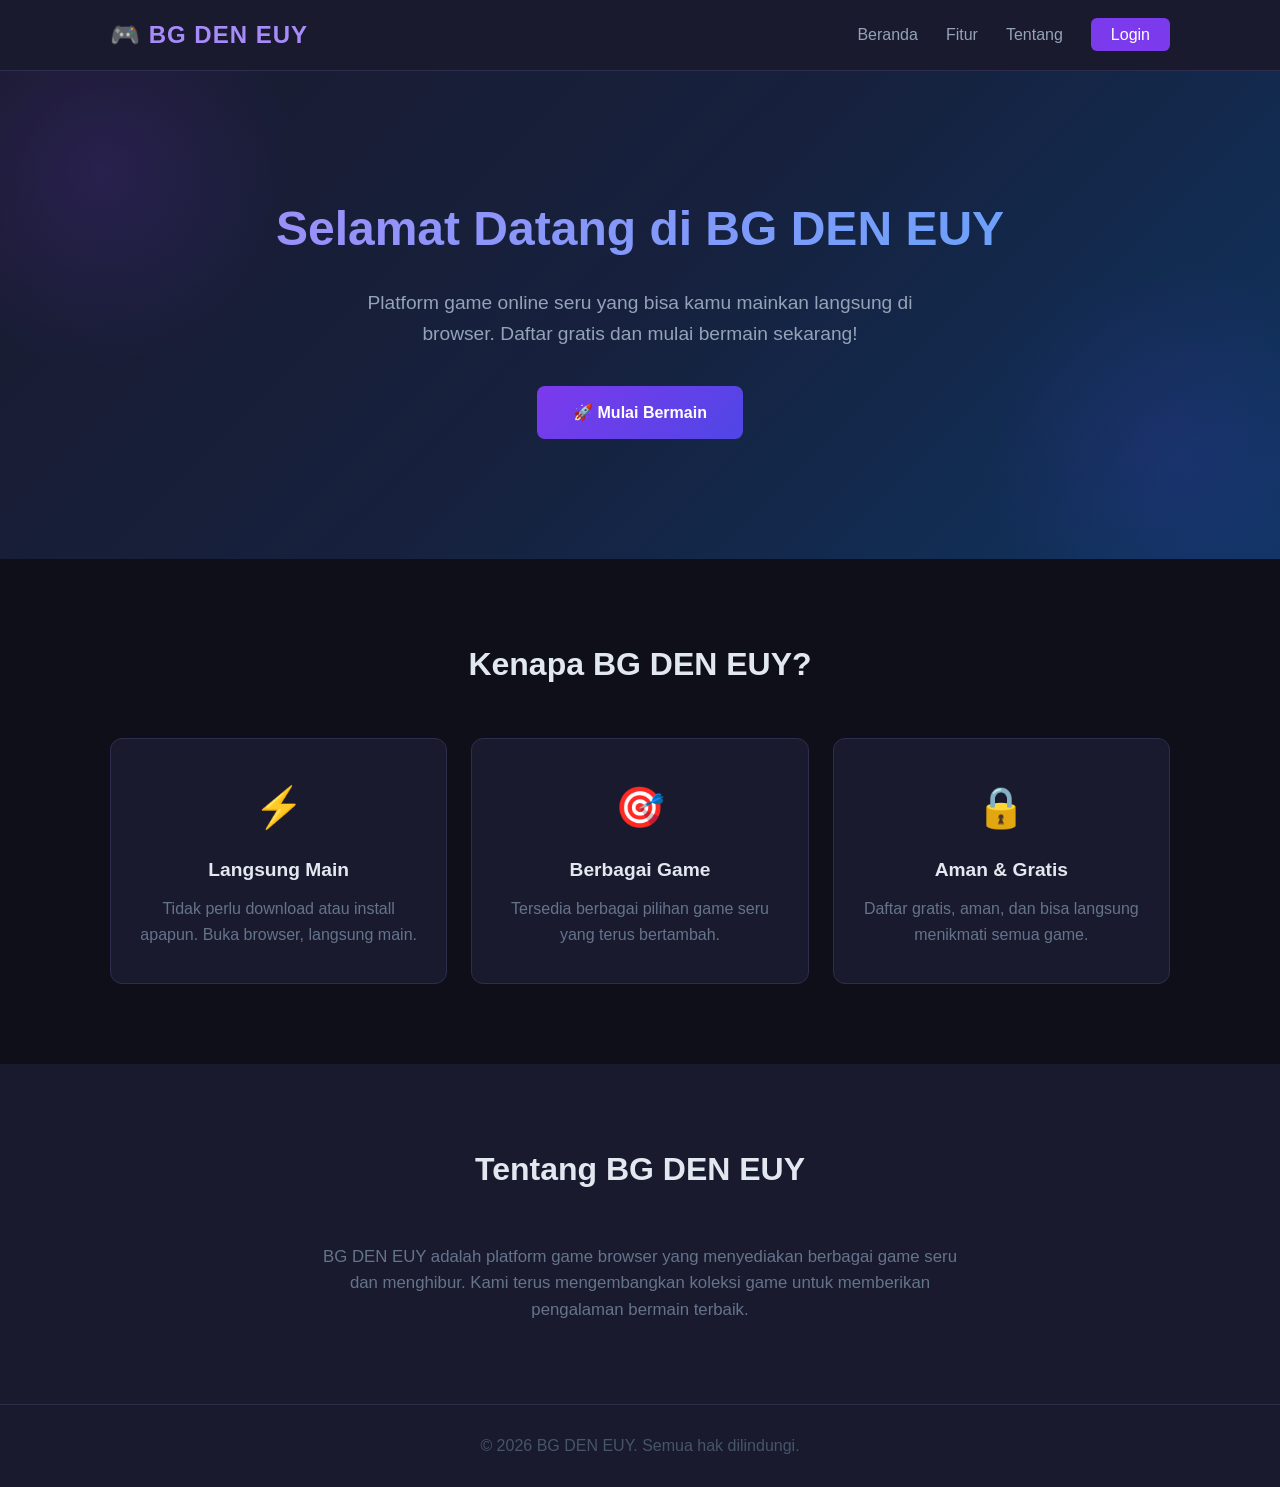
<file: templates/index.html>
<!DOCTYPE html>
<html lang="id">
<head>
    <meta charset="UTF-8">
    <meta name="viewport" content="width=device-width, initial-scale=1.0">
    <title>BG DEN EUY - Main Game Online</title>
    <link rel="stylesheet" href="/static/style.css">
</head>
<body>
    <nav class="navbar">
        <div class="container">
            <div class="logo">🎮 BG DEN EUY</div>
            <ul class="nav-links">
                <li><a href="/">Beranda</a></li>
                <li><a href="#fitur">Fitur</a></li>
                <li><a href="#tentang">Tentang</a></li>
                <li><a href="/login" class="btn-nav">Login</a></li>
            </ul>
        </div>
    </nav>

    <section class="hero">
        <div class="container">
            <h1>Selamat Datang di BG DEN EUY</h1>
            <p>Platform game online seru yang bisa kamu mainkan langsung di browser. Daftar gratis dan mulai bermain sekarang!</p>
            <a href="/login" class="btn-primary">🚀 Mulai Bermain</a>
        </div>
    </section>

    <section class="fitur" id="fitur">
        <div class="container">
            <h2>Kenapa BG DEN EUY?</h2>
            <div class="card-grid">
                <div class="card">
                    <div class="card-icon">⚡</div>
                    <h3>Langsung Main</h3>
                    <p>Tidak perlu download atau install apapun. Buka browser, langsung main.</p>
                </div>
                <div class="card">
                    <div class="card-icon">🎯</div>
                    <h3>Berbagai Game</h3>
                    <p>Tersedia berbagai pilihan game seru yang terus bertambah.</p>
                </div>
                <div class="card">
                    <div class="card-icon">🔒</div>
                    <h3>Aman & Gratis</h3>
                    <p>Daftar gratis, aman, dan bisa langsung menikmati semua game.</p>
                </div>
            </div>
        </div>
    </section>

    <section class="tentang" id="tentang">
        <div class="container">
            <h2>Tentang BG DEN EUY</h2>
            <p>BG DEN EUY adalah platform game browser yang menyediakan berbagai game seru dan menghibur. Kami terus mengembangkan koleksi game untuk memberikan pengalaman bermain terbaik.</p>
        </div>
    </section>

    <footer class="footer">
        <div class="container">
            <p>&copy; 2026 BG DEN EUY. Semua hak dilindungi.</p>
        </div>
    </footer>
</body>
</html>
</file>
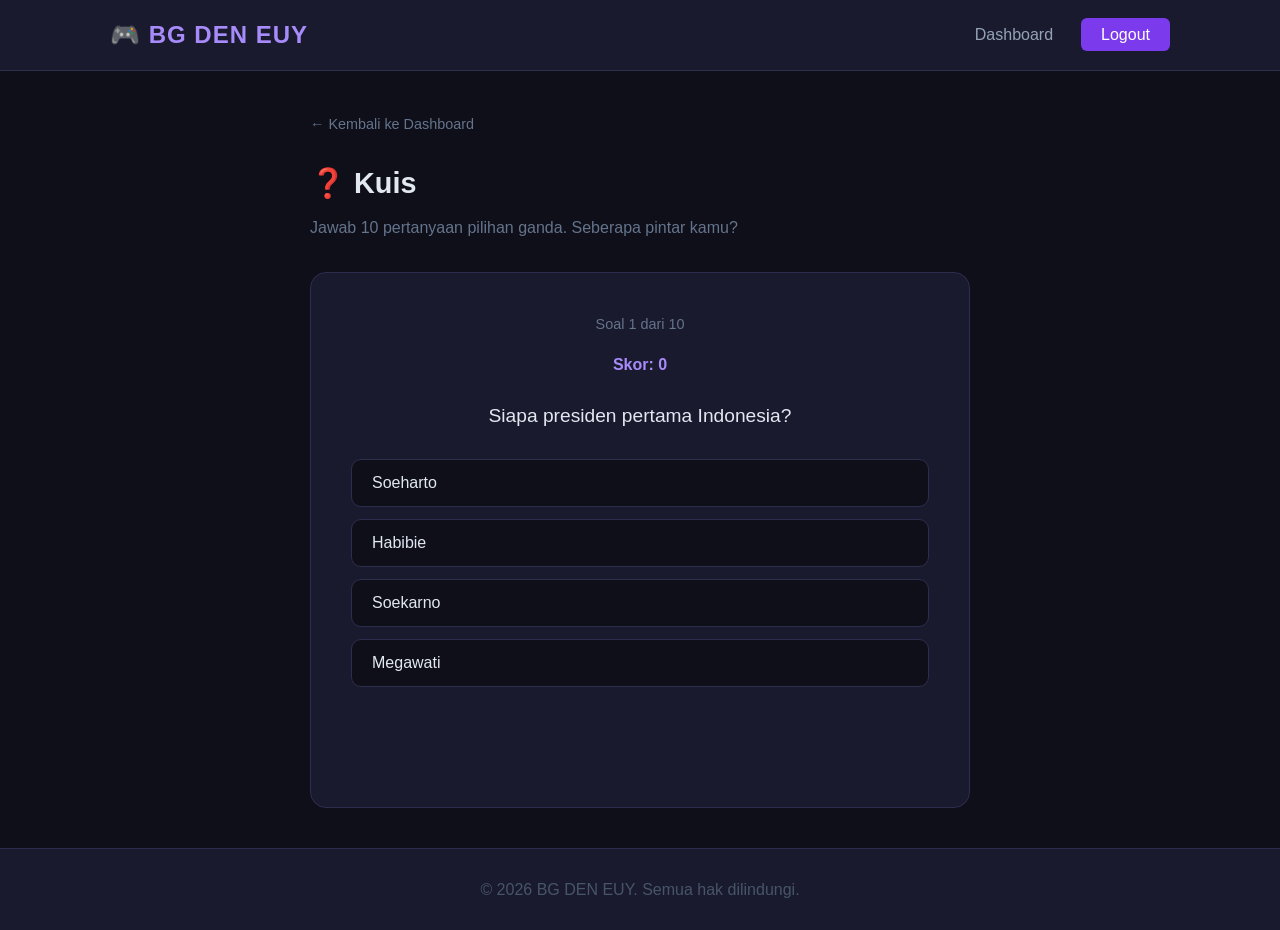
<file: templates/game_kuis.html>
<!DOCTYPE html>
<html lang="id">
<head>
    <meta charset="UTF-8">
    <meta name="viewport" content="width=device-width, initial-scale=1.0">
    <title>Kuis - BG DEN EUY</title>
    <link rel="stylesheet" href="/static/style.css">
</head>
<body>
    <nav class="navbar">
        <div class="container">
            <div class="logo">🎮 BG DEN EUY</div>
            <ul class="nav-links">
                <li><a href="/dashboard">Dashboard</a></li>
                <li><a href="/logout" class="btn-nav">Logout</a></li>
            </ul>
        </div>
    </nav>

    <div class="game-page">
        <div class="game-container">
            <a href="/dashboard" class="back-link">← Kembali ke Dashboard</a>
            <h1 class="game-title">❓ Kuis</h1>
            <p class="game-subtitle">Jawab 10 pertanyaan pilihan ganda. Seberapa pintar kamu?</p>

            <div class="game-box">
                <div id="quiz-area">
                    <div class="quiz-progress" id="progress">Soal 1 dari 10</div>
                    <div class="game-score">Skor: <span id="quizScore">0</span></div>
                    <div class="quiz-question" id="question"></div>
                    <div class="quiz-options" id="options"></div>
                    <div class="game-message" id="quizMessage"></div>
                </div>

                <div id="result-area" style="display:none; text-align:center;">
                    <div style="font-size:3rem; margin-bottom:16px;" id="resultEmoji"></div>
                    <div class="game-message" id="finalMessage"></div>
                    <div style="color:#64748b; margin-bottom:24px;" id="finalScore"></div>
                    <button class="btn-game" onclick="restartQuiz()">🔄 Main Lagi</button>
                    <a href="/dashboard" class="btn-game btn-game-outline">Kembali</a>
                </div>
            </div>
        </div>
    </div>

    <footer class="footer">
        <div class="container">
            <p>&copy; 2026 BG DEN EUY. Semua hak dilindungi.</p>
        </div>
    </footer>

    <script>
        const allQuestions = [
            { q: "Apa ibu kota Indonesia?", options: ["Surabaya", "Bandung", "Jakarta", "Medan"], answer: 2 },
            { q: "Berapa hasil dari 7 × 8?", options: ["54", "56", "58", "64"], answer: 1 },
            { q: "Planet terbesar di tata surya adalah?", options: ["Saturnus", "Neptunus", "Uranus", "Jupiter"], answer: 3 },
            { q: "Siapa penemu bola lampu?", options: ["Nikola Tesla", "Thomas Edison", "Albert Einstein", "Isaac Newton"], answer: 1 },
            { q: "Bahasa pemrograman apa yang digunakan untuk membuat web server ini?", options: ["Python", "Java", "Go", "Rust"], answer: 2 },
            { q: "Berapa jumlah provinsi di Indonesia (2024)?", options: ["34", "36", "37", "38"], answer: 3 },
            { q: "Apa nama gunung tertinggi di dunia?", options: ["K2", "Everest", "Kilimanjaro", "Elbrus"], answer: 1 },
            { q: "HTML adalah singkatan dari?", options: ["Hyper Text Markup Language", "High Tech Modern Language", "Hyper Transfer Markup Link", "Home Tool Markup Language"], answer: 0 },
            { q: "Berapa sisi yang dimiliki segitiga?", options: ["2", "3", "4", "5"], answer: 1 },
            { q: "Apa warna bendera Indonesia?", options: ["Merah Putih Biru", "Merah Putih", "Merah Kuning", "Putih Merah Hijau"], answer: 1 },
            { q: "Siapa presiden pertama Indonesia?", options: ["Soeharto", "Habibie", "Soekarno", "Megawati"], answer: 2 },
            { q: "Berapa byte dalam 1 kilobyte?", options: ["100", "512", "1000", "1024"], answer: 3 },
        ];

        let questions = [], current = 0, score = 0, answered = false;

        function shuffle(arr) {
            return [...arr].sort(() => Math.random() - 0.5);
        }

        function startQuiz() {
            questions = shuffle(allQuestions).slice(0, 10);
            current = 0; score = 0; answered = false;
            document.getElementById('quizScore').textContent = 0;
            document.getElementById('quiz-area').style.display = 'block';
            document.getElementById('result-area').style.display = 'none';
            showQuestion();
        }

        function showQuestion() {
            answered = false;
            const q = questions[current];
            document.getElementById('progress').textContent = `Soal ${current + 1} dari ${questions.length}`;
            document.getElementById('question').textContent = q.q;
            document.getElementById('quizMessage').textContent = '';

            const optionsEl = document.getElementById('options');
            optionsEl.innerHTML = '';
            q.options.forEach((opt, i) => {
                const btn = document.createElement('button');
                btn.className = 'quiz-option';
                btn.textContent = opt;
                btn.onclick = () => selectAnswer(i, btn);
                optionsEl.appendChild(btn);
            });
        }

        function selectAnswer(index, btn) {
            if (answered) return;
            answered = true;

            const q = questions[current];
            const allBtns = document.querySelectorAll('.quiz-option');
            allBtns.forEach(b => b.disabled = true);

            if (index === q.answer) {
                btn.classList.add('correct');
                score++;
                document.getElementById('quizScore').textContent = score;
                document.getElementById('quizMessage').textContent = '✅ Benar!';
            } else {
                btn.classList.add('wrong');
                allBtns[q.answer].classList.add('correct');
                document.getElementById('quizMessage').textContent = '❌ Salah!';
            }

            setTimeout(() => {
                current++;
                if (current < questions.length) {
                    showQuestion();
                } else {
                    showResult();
                }
            }, 1200);
        }

        function showResult() {
            document.getElementById('quiz-area').style.display = 'none';
            document.getElementById('result-area').style.display = 'block';

            const pct = (score / questions.length) * 100;
            let emoji = '😢', msg = 'Jangan menyerah, coba lagi!';
            if (pct >= 90) { emoji = '🏆'; msg = 'Luar biasa! Kamu jenius!'; }
            else if (pct >= 70) { emoji = '🎉'; msg = 'Bagus sekali! Hampir sempurna!'; }
            else if (pct >= 50) { emoji = '👍'; msg = 'Lumayan! Masih bisa lebih baik.'; }

            document.getElementById('resultEmoji').textContent = emoji;
            document.getElementById('finalMessage').textContent = msg;
            document.getElementById('finalScore').textContent = `Skor kamu: ${score} / ${questions.length} (${pct}%)`;
        }

        function restartQuiz() {
            startQuiz();
        }

        // Mulai otomatis
        startQuiz();
    </script>
</body>
</html>
</file>
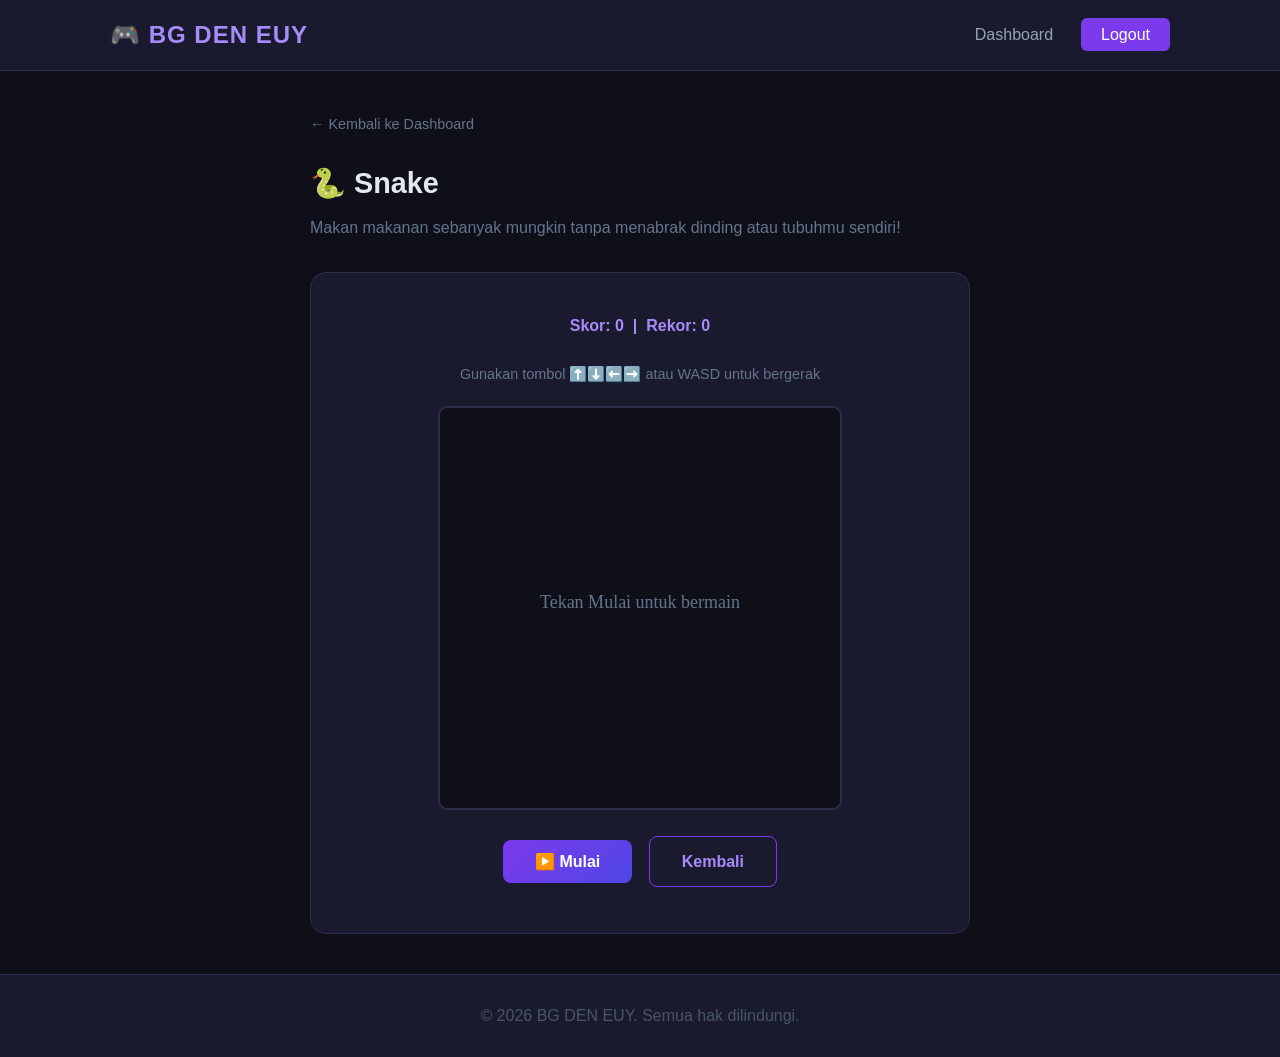
<file: templates/game_snake.html>
<!DOCTYPE html>
<html lang="id">
<head>
    <meta charset="UTF-8">
    <meta name="viewport" content="width=device-width, initial-scale=1.0">
    <title>Snake - BG DEN EUY</title>
    <link rel="stylesheet" href="/static/style.css">
</head>
<body>
    <nav class="navbar">
        <div class="container">
            <div class="logo">🎮 BG DEN EUY</div>
            <ul class="nav-links">
                <li><a href="/dashboard">Dashboard</a></li>
                <li><a href="/logout" class="btn-nav">Logout</a></li>
            </ul>
        </div>
    </nav>

    <div class="game-page">
        <div class="game-container">
            <a href="/dashboard" class="back-link">← Kembali ke Dashboard</a>
            <h1 class="game-title">🐍 Snake</h1>
            <p class="game-subtitle">Makan makanan sebanyak mungkin tanpa menabrak dinding atau tubuhmu sendiri!</p>

            <div class="game-box">
                <div class="game-score">Skor: <span id="score">0</span> &nbsp;|&nbsp; Rekor: <span id="highscore">0</span></div>
                <div class="snake-controls">Gunakan tombol ⬆️⬇️⬅️➡️ atau WASD untuk bergerak</div>
                <canvas id="snake-canvas" width="400" height="400"></canvas>
                <div id="snake-message" style="color:#a78bfa; font-size:1.1rem; margin-bottom:16px;"></div>
                <button class="btn-game" id="startBtn" onclick="startGame()">▶️ Mulai</button>
                <a href="/dashboard" class="btn-game btn-game-outline">Kembali</a>
            </div>
        </div>
    </div>

    <footer class="footer">
        <div class="container">
            <p>&copy; 2026 BG DEN EUY. Semua hak dilindungi.</p>
        </div>
    </footer>

    <script>
        const canvas = document.getElementById('snake-canvas');
        const ctx = canvas.getContext('2d');
        const GRID = 20;
        const COLS = canvas.width / GRID;
        const ROWS = canvas.height / GRID;

        let snake, dir, food, score, highscore = 0, gameLoop, running = false;

        function startGame() {
            snake = [{x: 10, y: 10}, {x: 9, y: 10}, {x: 8, y: 10}];
            dir = {x: 1, y: 0};
            score = 0;
            running = true;
            document.getElementById('score').textContent = 0;
            document.getElementById('snake-message').textContent = '';
            document.getElementById('startBtn').textContent = '🔄 Restart';
            placeFood();
            clearInterval(gameLoop);
            gameLoop = setInterval(update, 130);
        }

        function placeFood() {
            let pos;
            do {
                pos = {x: Math.floor(Math.random() * COLS), y: Math.floor(Math.random() * ROWS)};
            } while (snake.some(s => s.x === pos.x && s.y === pos.y));
            food = pos;
        }

        function update() {
            const head = {x: snake[0].x + dir.x, y: snake[0].y + dir.y};

            // Cek tabrakan dinding
            if (head.x < 0 || head.x >= COLS || head.y < 0 || head.y >= ROWS) {
                endGame(); return;
            }
            // Cek tabrakan tubuh sendiri
            if (snake.some(s => s.x === head.x && s.y === head.y)) {
                endGame(); return;
            }

            snake.unshift(head);

            if (head.x === food.x && head.y === food.y) {
                score++;
                document.getElementById('score').textContent = score;
                if (score > highscore) {
                    highscore = score;
                    document.getElementById('highscore').textContent = highscore;
                }
                placeFood();
            } else {
                snake.pop();
            }

            draw();
        }

        function draw() {
            // Background
            ctx.fillStyle = '#0f0f1a';
            ctx.fillRect(0, 0, canvas.width, canvas.height);

            // Grid lines (subtle)
            ctx.strokeStyle = '#1a1a2e';
            ctx.lineWidth = 0.5;
            for (let i = 0; i <= COLS; i++) {
                ctx.beginPath(); ctx.moveTo(i * GRID, 0); ctx.lineTo(i * GRID, canvas.height); ctx.stroke();
            }
            for (let i = 0; i <= ROWS; i++) {
                ctx.beginPath(); ctx.moveTo(0, i * GRID); ctx.lineTo(canvas.width, i * GRID); ctx.stroke();
            }

            // Snake
            snake.forEach((seg, i) => {
                ctx.fillStyle = i === 0 ? '#a78bfa' : '#7c3aed';
                ctx.beginPath();
                ctx.roundRect(seg.x * GRID + 1, seg.y * GRID + 1, GRID - 2, GRID - 2, 4);
                ctx.fill();
            });

            // Food
            ctx.fillStyle = '#f87171';
            ctx.beginPath();
            ctx.arc(food.x * GRID + GRID/2, food.y * GRID + GRID/2, GRID/2 - 2, 0, Math.PI * 2);
            ctx.fill();
        }

        function endGame() {
            clearInterval(gameLoop);
            running = false;
            document.getElementById('snake-message').textContent = `Game Over! Skor kamu: ${score}`;
            // Draw game over overlay
            ctx.fillStyle = 'rgba(0,0,0,0.6)';
            ctx.fillRect(0, 0, canvas.width, canvas.height);
            ctx.fillStyle = '#a78bfa';
            ctx.font = 'bold 28px Segoe UI';
            ctx.textAlign = 'center';
            ctx.fillText('GAME OVER', canvas.width/2, canvas.height/2 - 10);
            ctx.fillStyle = '#e2e8f0';
            ctx.font = '18px Segoe UI';
            ctx.fillText(`Skor: ${score}`, canvas.width/2, canvas.height/2 + 24);
        }

        // Draw initial state
        ctx.fillStyle = '#0f0f1a';
        ctx.fillRect(0, 0, canvas.width, canvas.height);
        ctx.fillStyle = '#64748b';
        ctx.font = '18px Segoe UI';
        ctx.textAlign = 'center';
        ctx.fillText('Tekan Mulai untuk bermain', canvas.width/2, canvas.height/2);

        document.addEventListener('keydown', e => {
            if (!running) return;
            const keys = {
                ArrowUp: {x:0,y:-1}, ArrowDown: {x:0,y:1},
                ArrowLeft: {x:-1,y:0}, ArrowRight: {x:1,y:0},
                w: {x:0,y:-1}, s: {x:0,y:1}, a: {x:-1,y:0}, d: {x:1,y:0},
                W: {x:0,y:-1}, S: {x:0,y:1}, A: {x:-1,y:0}, D: {x:1,y:0}
            };
            const newDir = keys[e.key];
            if (newDir) {
                // Cegah balik arah
                if (newDir.x !== -dir.x || newDir.y !== -dir.y) {
                    dir = newDir;
                }
                e.preventDefault();
            }
        });
    </script>
</body>
</html>
</file>
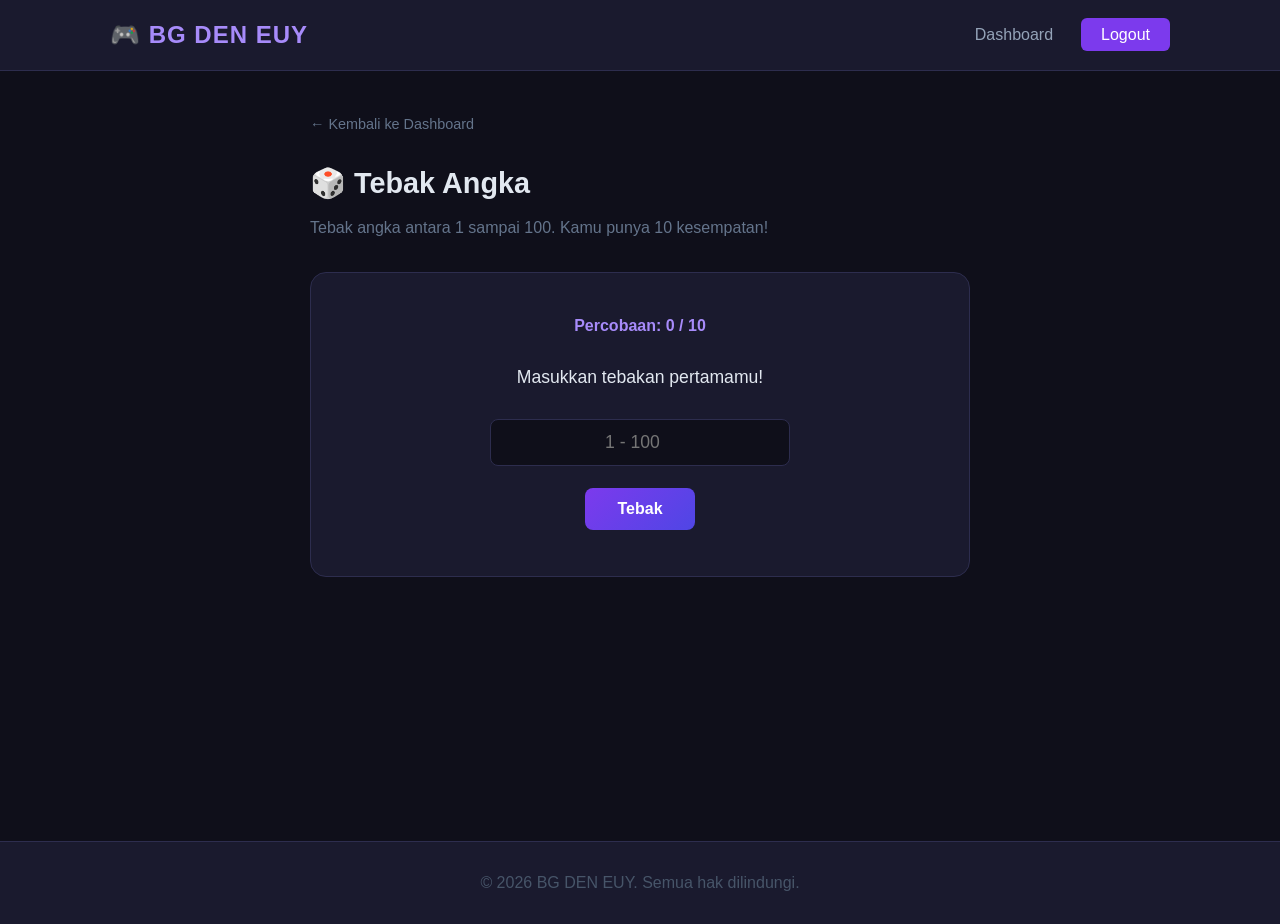
<file: templates/game_tebak.html>
<!DOCTYPE html>
<html lang="id">
<head>
    <meta charset="UTF-8">
    <meta name="viewport" content="width=device-width, initial-scale=1.0">
    <title>Tebak Angka - BG DEN EUY</title>
    <link rel="stylesheet" href="/static/style.css">
</head>
<body>
    <nav class="navbar">
        <div class="container">
            <div class="logo">🎮 BG DEN EUY</div>
            <ul class="nav-links">
                <li><a href="/dashboard">Dashboard</a></li>
                <li><a href="/logout" class="btn-nav">Logout</a></li>
            </ul>
        </div>
    </nav>

    <div class="game-page">
        <div class="game-container">
            <a href="/dashboard" class="back-link">← Kembali ke Dashboard</a>
            <h1 class="game-title">🎲 Tebak Angka</h1>
            <p class="game-subtitle">Tebak angka antara 1 sampai 100. Kamu punya 10 kesempatan!</p>

            <div class="game-box">
                <div class="game-score" id="scoreInfo">Percobaan: <span id="attempts">0</span> / 10</div>
                <div class="game-message" id="message">Masukkan tebakan pertamamu!</div>
                <div class="hint-text" id="hint"></div>
                <div class="attempt-text" id="attemptList"></div>

                <div id="inputArea">
                    <input type="number" class="game-input" id="guessInput" min="1" max="100" placeholder="1 - 100">
                    <br>
                    <button class="btn-game" onclick="checkGuess()">Tebak</button>
                </div>

                <div id="resultArea" style="display:none;">
                    <button class="btn-game" onclick="resetGame()">🔄 Main Lagi</button>
                    <a href="/dashboard" class="btn-game btn-game-outline">Kembali</a>
                </div>
            </div>
        </div>
    </div>

    <footer class="footer">
        <div class="container">
            <p>&copy; 2026 BG DEN EUY. Semua hak dilindungi.</p>
        </div>
    </footer>

    <script>
        let secret = Math.floor(Math.random() * 100) + 1;
        let attempts = 0;
        const maxAttempts = 10;
        let history = [];

        function checkGuess() {
            const input = document.getElementById('guessInput');
            const guess = parseInt(input.value);

            if (isNaN(guess) || guess < 1 || guess > 100) {
                document.getElementById('message').textContent = 'Masukkan angka antara 1 dan 100!';
                return;
            }

            attempts++;
            history.push(guess);
            document.getElementById('attempts').textContent = attempts;
            document.getElementById('attemptList').textContent = 'Tebakan: ' + history.join(', ');
            input.value = '';

            if (guess === secret) {
                document.getElementById('message').textContent = '🎉 Selamat! Kamu berhasil menebak!';
                document.getElementById('hint').textContent = `Angkanya adalah ${secret}. Butuh ${attempts} percobaan.`;
                endGame();
            } else if (attempts >= maxAttempts) {
                document.getElementById('message').textContent = '😢 Game Over! Kehabisan kesempatan.';
                document.getElementById('hint').textContent = `Angka yang benar adalah ${secret}.`;
                endGame();
            } else if (guess < secret) {
                document.getElementById('message').textContent = '📈 Terlalu kecil! Coba lebih besar.';
                document.getElementById('hint').textContent = `Sisa ${maxAttempts - attempts} kesempatan.`;
            } else {
                document.getElementById('message').textContent = '📉 Terlalu besar! Coba lebih kecil.';
                document.getElementById('hint').textContent = `Sisa ${maxAttempts - attempts} kesempatan.`;
            }
        }

        function endGame() {
            document.getElementById('inputArea').style.display = 'none';
            document.getElementById('resultArea').style.display = 'block';
        }

        function resetGame() {
            secret = Math.floor(Math.random() * 100) + 1;
            attempts = 0;
            history = [];
            document.getElementById('attempts').textContent = '0';
            document.getElementById('message').textContent = 'Masukkan tebakan pertamamu!';
            document.getElementById('hint').textContent = '';
            document.getElementById('attemptList').textContent = '';
            document.getElementById('guessInput').value = '';
            document.getElementById('inputArea').style.display = 'block';
            document.getElementById('resultArea').style.display = 'none';
        }

        document.getElementById('guessInput').addEventListener('keypress', function(e) {
            if (e.key === 'Enter') checkGuess();
        });
    </script>
</body>
</html>
</file>
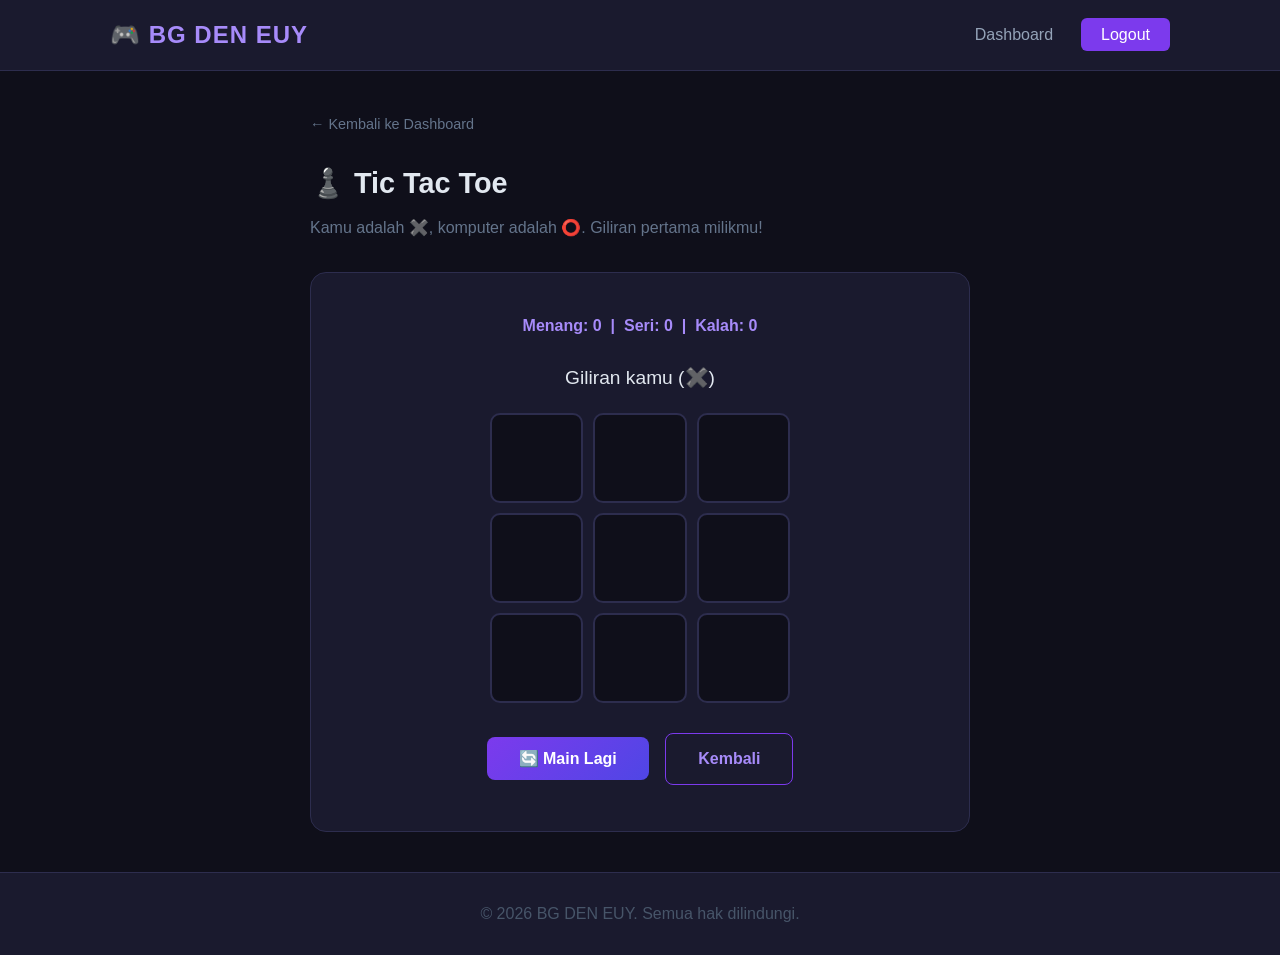
<file: templates/game_tictactoe.html>
<!DOCTYPE html>
<html lang="id">
<head>
    <meta charset="UTF-8">
    <meta name="viewport" content="width=device-width, initial-scale=1.0">
    <title>Tic Tac Toe - BG DEN EUY</title>
    <link rel="stylesheet" href="/static/style.css">
</head>
<body>
    <nav class="navbar">
        <div class="container">
            <div class="logo">🎮 BG DEN EUY</div>
            <ul class="nav-links">
                <li><a href="/dashboard">Dashboard</a></li>
                <li><a href="/logout" class="btn-nav">Logout</a></li>
            </ul>
        </div>
    </nav>

    <div class="game-page">
        <div class="game-container">
            <a href="/dashboard" class="back-link">← Kembali ke Dashboard</a>
            <h1 class="game-title">♟️ Tic Tac Toe</h1>
            <p class="game-subtitle">Kamu adalah ✖️, komputer adalah ⭕. Giliran pertama milikmu!</p>

            <div class="game-box">
                <div class="game-score">
                    Menang: <span id="wins">0</span> &nbsp;|&nbsp;
                    Seri: <span id="draws">0</span> &nbsp;|&nbsp;
                    Kalah: <span id="losses">0</span>
                </div>

                <div class="ttt-status" id="status">Giliran kamu (✖️)</div>

                <div class="ttt-board" id="board">
                    <div class="ttt-cell" onclick="playerMove(0)"></div>
                    <div class="ttt-cell" onclick="playerMove(1)"></div>
                    <div class="ttt-cell" onclick="playerMove(2)"></div>
                    <div class="ttt-cell" onclick="playerMove(3)"></div>
                    <div class="ttt-cell" onclick="playerMove(4)"></div>
                    <div class="ttt-cell" onclick="playerMove(5)"></div>
                    <div class="ttt-cell" onclick="playerMove(6)"></div>
                    <div class="ttt-cell" onclick="playerMove(7)"></div>
                    <div class="ttt-cell" onclick="playerMove(8)"></div>
                </div>

                <button class="btn-game" onclick="resetGame()">🔄 Main Lagi</button>
                <a href="/dashboard" class="btn-game btn-game-outline">Kembali</a>
            </div>
        </div>
    </div>

    <footer class="footer">
        <div class="container">
            <p>&copy; 2026 BG DEN EUY. Semua hak dilindungi.</p>
        </div>
    </footer>

    <script>
        let board = Array(9).fill('');
        let gameOver = false;
        let wins = 0, draws = 0, losses = 0;

        const winCombos = [
            [0,1,2],[3,4,5],[6,7,8],
            [0,3,6],[1,4,7],[2,5,8],
            [0,4,8],[2,4,6]
        ];

        function checkWinner(b, player) {
            return winCombos.some(combo => combo.every(i => b[i] === player));
        }

        function isFull(b) {
            return b.every(cell => cell !== '');
        }

        function minimax(b, isMax) {
            if (checkWinner(b, '⭕')) return 10;
            if (checkWinner(b, '✖️')) return -10;
            if (isFull(b)) return 0;

            let best = isMax ? -Infinity : Infinity;
            for (let i = 0; i < 9; i++) {
                if (b[i] === '') {
                    b[i] = isMax ? '⭕' : '✖️';
                    let score = minimax(b, !isMax);
                    b[i] = '';
                    best = isMax ? Math.max(best, score) : Math.min(best, score);
                }
            }
            return best;
        }

        function computerMove() {
            let bestScore = -Infinity, bestMove = -1;
            for (let i = 0; i < 9; i++) {
                if (board[i] === '') {
                    board[i] = '⭕';
                    let score = minimax(board, false);
                    board[i] = '';
                    if (score > bestScore) { bestScore = score; bestMove = i; }
                }
            }
            if (bestMove !== -1) {
                board[bestMove] = '⭕';
                renderBoard();
                if (checkWinner(board, '⭕')) {
                    document.getElementById('status').textContent = '😢 Komputer menang!';
                    losses++; updateScore(); gameOver = true;
                } else if (isFull(board)) {
                    document.getElementById('status').textContent = '🤝 Seri!';
                    draws++; updateScore(); gameOver = true;
                } else {
                    document.getElementById('status').textContent = 'Giliran kamu (✖️)';
                }
            }
        }

        function playerMove(index) {
            if (gameOver || board[index] !== '') return;
            board[index] = '✖️';
            renderBoard();
            if (checkWinner(board, '✖️')) {
                document.getElementById('status').textContent = '🎉 Kamu menang!';
                wins++; updateScore(); gameOver = true;
            } else if (isFull(board)) {
                document.getElementById('status').textContent = '🤝 Seri!';
                draws++; updateScore(); gameOver = true;
            } else {
                document.getElementById('status').textContent = 'Giliran komputer...';
                setTimeout(computerMove, 400);
            }
        }

        function renderBoard() {
            const cells = document.querySelectorAll('.ttt-cell');
            cells.forEach((cell, i) => {
                cell.textContent = board[i];
                if (board[i] !== '') cell.classList.add('taken');
                else cell.classList.remove('taken');
            });
        }

        function updateScore() {
            document.getElementById('wins').textContent = wins;
            document.getElementById('draws').textContent = draws;
            document.getElementById('losses').textContent = losses;
        }

        function resetGame() {
            board = Array(9).fill('');
            gameOver = false;
            renderBoard();
            document.getElementById('status').textContent = 'Giliran kamu (✖️)';
        }
    </script>
</body>
</html>
</file>
<file: static/style.css>
/* =====================
   Reset & Base
   ===================== */
* {
    margin: 0;
    padding: 0;
    box-sizing: border-box;
}

body {
    font-family: 'Segoe UI', Tahoma, Geneva, Verdana, sans-serif;
    background-color: #0f0f1a;
    color: #e2e8f0;
    line-height: 1.6;
}

.container {
    max-width: 1100px;
    margin: 0 auto;
    padding: 0 20px;
}

/* =====================
   Navbar
   ===================== */
.navbar {
    background-color: #1a1a2e;
    border-bottom: 1px solid #2d2d4e;
    padding: 16px 0;
    position: sticky;
    top: 0;
    z-index: 100;
}

.navbar .container {
    display: flex;
    justify-content: space-between;
    align-items: center;
}

.logo {
    font-size: 1.5rem;
    font-weight: 700;
    color: #a78bfa;
    letter-spacing: 1px;
}

.nav-links {
    list-style: none;
    display: flex;
    gap: 28px;
    align-items: center;
}

.nav-links a {
    text-decoration: none;
    color: #94a3b8;
    font-weight: 500;
    transition: color 0.2s;
}

.nav-links a:hover {
    color: #a78bfa;
}

.btn-nav {
    background-color: #7c3aed;
    color: #fff !important;
    padding: 8px 20px;
    border-radius: 6px;
    transition: background-color 0.2s !important;
}

.btn-nav:hover {
    background-color: #6d28d9 !important;
}

.welcome-text {
    color: #94a3b8;
    font-size: 0.95rem;
}

.welcome-text strong {
    color: #a78bfa;
}

/* =====================
   Buttons
   ===================== */
.btn-primary {
    display: inline-block;
    background: linear-gradient(135deg, #7c3aed, #4f46e5);
    color: #fff;
    padding: 14px 36px;
    border-radius: 8px;
    text-decoration: none;
    font-weight: 600;
    font-size: 1rem;
    transition: transform 0.2s, box-shadow 0.2s;
    border: none;
    cursor: pointer;
}

.btn-primary:hover {
    transform: translateY(-2px);
    box-shadow: 0 6px 24px rgba(124, 58, 237, 0.4);
}

.btn-full {
    width: 100%;
    text-align: center;
    padding: 14px;
}

/* =====================
   Hero
   ===================== */
.hero {
    background: linear-gradient(135deg, #1a1a2e 0%, #16213e 50%, #0f3460 100%);
    color: #fff;
    padding: 120px 0;
    text-align: center;
    position: relative;
    overflow: hidden;
}

.hero::before {
    content: '';
    position: absolute;
    width: 400px;
    height: 400px;
    background: radial-gradient(circle, rgba(124,58,237,0.15) 0%, transparent 70%);
    top: -100px;
    left: -100px;
}

.hero::after {
    content: '';
    position: absolute;
    width: 400px;
    height: 400px;
    background: radial-gradient(circle, rgba(79,70,229,0.15) 0%, transparent 70%);
    bottom: -100px;
    right: -100px;
}

.hero h1 {
    font-size: 3rem;
    margin-bottom: 20px;
    font-weight: 700;
    background: linear-gradient(135deg, #a78bfa, #60a5fa);
    -webkit-background-clip: text;
    -webkit-text-fill-color: transparent;
    background-clip: text;
    position: relative;
    z-index: 1;
}

.hero p {
    font-size: 1.2rem;
    margin-bottom: 36px;
    color: #94a3b8;
    max-width: 600px;
    margin-left: auto;
    margin-right: auto;
    position: relative;
    z-index: 1;
}

.hero .btn-primary {
    position: relative;
    z-index: 1;
}

/* =====================
   Fitur
   ===================== */
.fitur {
    padding: 80px 0;
    background-color: #0f0f1a;
    text-align: center;
}

.fitur h2, .tentang h2 {
    font-size: 2rem;
    margin-bottom: 48px;
    color: #e2e8f0;
}

.card-grid {
    display: grid;
    grid-template-columns: repeat(auto-fit, minmax(260px, 1fr));
    gap: 24px;
}

.card {
    background: #1a1a2e;
    border: 1px solid #2d2d4e;
    border-radius: 12px;
    padding: 36px 28px;
    transition: transform 0.2s, border-color 0.2s;
    text-align: center;
}

.card:hover {
    transform: translateY(-4px);
    border-color: #7c3aed;
}

.card-icon {
    font-size: 2.5rem;
    margin-bottom: 16px;
}

.card h3 {
    font-size: 1.2rem;
    margin-bottom: 10px;
    color: #e2e8f0;
}

.card p {
    color: #64748b;
}

/* =====================
   Tentang
   ===================== */
.tentang {
    padding: 80px 0;
    text-align: center;
    background-color: #1a1a2e;
}

.tentang p {
    max-width: 650px;
    margin: 0 auto;
    color: #64748b;
    font-size: 1.05rem;
}

/* =====================
   Footer
   ===================== */
.footer {
    background-color: #1a1a2e;
    border-top: 1px solid #2d2d4e;
    color: #475569;
    text-align: center;
    padding: 28px 0;
}

/* =====================
   Login / Register Page
   ===================== */
.login-page {
    background: linear-gradient(135deg, #0f0f1a 0%, #1a1a2e 100%);
    min-height: 100vh;
    display: flex;
    align-items: center;
    justify-content: center;
}

.login-container {
    width: 100%;
    padding: 20px;
    display: flex;
    justify-content: center;
}

.login-box {
    background: #1a1a2e;
    border: 1px solid #2d2d4e;
    border-radius: 16px;
    padding: 48px 40px;
    width: 100%;
    max-width: 420px;
    box-shadow: 0 20px 60px rgba(0,0,0,0.5);
    text-align: center;
}

.login-logo {
    font-size: 1.8rem;
    font-weight: 700;
    color: #a78bfa;
    margin-bottom: 8px;
    letter-spacing: 1px;
}

.login-box h2 {
    font-size: 1.1rem;
    color: #64748b;
    font-weight: 400;
    margin-bottom: 32px;
}

.form-group {
    text-align: left;
    margin-bottom: 20px;
}

.form-group label {
    display: block;
    font-weight: 600;
    margin-bottom: 6px;
    color: #94a3b8;
    font-size: 0.9rem;
}

.form-group input {
    width: 100%;
    padding: 12px 16px;
    background-color: #0f0f1a;
    border: 1.5px solid #2d2d4e;
    border-radius: 8px;
    font-size: 1rem;
    color: #e2e8f0;
    transition: border-color 0.2s;
    outline: none;
}

.form-group input:focus {
    border-color: #7c3aed;
}

.alert-error {
    background-color: rgba(220, 38, 38, 0.15);
    color: #f87171;
    border: 1px solid rgba(220, 38, 38, 0.3);
    padding: 12px 16px;
    border-radius: 8px;
    margin-bottom: 20px;
    font-size: 0.9rem;
}

.alert-success {
    background-color: rgba(22, 163, 74, 0.15);
    color: #4ade80;
    border: 1px solid rgba(22, 163, 74, 0.3);
    padding: 12px 16px;
    border-radius: 8px;
    margin-bottom: 20px;
    font-size: 0.9rem;
}

.login-footer {
    margin-top: 20px;
    color: #475569;
    font-size: 0.9rem;
}

.login-footer a {
    color: #a78bfa;
    text-decoration: none;
    font-weight: 500;
}

.login-footer a:hover {
    text-decoration: underline;
}

/* =====================
   Dashboard
   ===================== */
.dashboard {
    min-height: calc(100vh - 130px);
    background-color: #0f0f1a;
    padding: 40px 0;
}

.dashboard-header {
    margin-bottom: 32px;
}

.dashboard-header h1 {
    font-size: 2rem;
    color: #e2e8f0;
    margin-bottom: 6px;
}

.dashboard-header p {
    color: #64748b;
}

.dashboard-header p strong {
    color: #a78bfa;
}

.stats-grid {
    display: grid;
    grid-template-columns: repeat(auto-fit, minmax(160px, 1fr));
    gap: 12px;
    margin-bottom: 40px;
}

.stat-card {
    background: #1a1a2e;
    border: 1px solid #2d2d4e;
    border-radius: 10px;
    padding: 14px 16px;
    display: flex;
    align-items: center;
    gap: 10px;
}

.stat-icon {
    font-size: 1.4rem;
}

.stat-info h3 {
    font-size: 0.75rem;
    color: #64748b;
    font-weight: 500;
    margin-bottom: 2px;
}

.stat-info p {
    font-size: 0.85rem;
    font-weight: 600;
    color: #e2e8f0;
}

.dashboard-section {
    margin-bottom: 48px;
}

.dashboard-section h2 {
    font-size: 1.4rem;
    color: #e2e8f0;
    margin-bottom: 24px;
    padding-bottom: 12px;
    border-bottom: 1px solid #2d2d4e;
}

/* =====================
   Game Cards
   ===================== */
.game-grid {
    display: grid;
    grid-template-columns: repeat(auto-fit, minmax(240px, 1fr));
    gap: 24px;
}

.game-card {
    background: #1a1a2e;
    border: 1px solid #2d2d4e;
    border-radius: 16px;
    padding: 32px 24px;
    text-align: center;
    text-decoration: none;
    color: inherit;
    transition: transform 0.2s, border-color 0.2s, box-shadow 0.2s;
    display: block;
    cursor: pointer;
}

.game-card:hover {
    transform: translateY(-6px);
    border-color: #7c3aed;
    box-shadow: 0 12px 32px rgba(124, 58, 237, 0.2);
}

.game-card-icon {
    font-size: 3.5rem;
    margin-bottom: 16px;
}

.game-card h3 {
    font-size: 1.2rem;
    color: #e2e8f0;
    margin-bottom: 8px;
}

.game-card p {
    font-size: 0.9rem;
    color: #64748b;
    margin-bottom: 20px;
}

.game-badge {
    display: inline-block;
    background: rgba(124, 58, 237, 0.2);
    color: #a78bfa;
    border: 1px solid rgba(124, 58, 237, 0.3);
    padding: 4px 14px;
    border-radius: 20px;
    font-size: 0.8rem;
    font-weight: 600;
}

/* =====================
   Game Pages
   ===================== */
.game-page {
    min-height: calc(100vh - 130px);
    background-color: #0f0f1a;
    padding: 40px 0;
}

.game-container {
    max-width: 700px;
    margin: 0 auto;
    padding: 0 20px;
}

.game-title {
    font-size: 1.8rem;
    color: #e2e8f0;
    margin-bottom: 8px;
}

.game-subtitle {
    color: #64748b;
    margin-bottom: 32px;
}

.game-box {
    background: #1a1a2e;
    border: 1px solid #2d2d4e;
    border-radius: 16px;
    padding: 40px;
    text-align: center;
}

.game-score {
    font-size: 1rem;
    color: #a78bfa;
    font-weight: 600;
    margin-bottom: 24px;
}

.game-message {
    font-size: 1.1rem;
    color: #e2e8f0;
    margin-bottom: 24px;
    min-height: 32px;
}

.game-input {
    width: 100%;
    max-width: 300px;
    padding: 12px 16px;
    background-color: #0f0f1a;
    border: 1.5px solid #2d2d4e;
    border-radius: 8px;
    font-size: 1.1rem;
    color: #e2e8f0;
    text-align: center;
    outline: none;
    margin-bottom: 16px;
}

.game-input:focus {
    border-color: #7c3aed;
}

.btn-game {
    display: inline-block;
    background: linear-gradient(135deg, #7c3aed, #4f46e5);
    color: #fff;
    padding: 12px 32px;
    border-radius: 8px;
    font-weight: 600;
    font-size: 1rem;
    border: none;
    cursor: pointer;
    transition: transform 0.2s, box-shadow 0.2s;
    margin: 6px;
    text-decoration: none;
}

.btn-game:hover {
    transform: translateY(-2px);
    box-shadow: 0 6px 20px rgba(124, 58, 237, 0.4);
}

.btn-game-outline {
    background: transparent;
    border: 1.5px solid #7c3aed;
    color: #a78bfa;
}

.btn-game-outline:hover {
    background: rgba(124, 58, 237, 0.1);
    box-shadow: none;
}

/* Tebak Angka */
.hint-text {
    font-size: 1.3rem;
    margin-bottom: 8px;
}

.attempt-text {
    color: #64748b;
    font-size: 0.9rem;
    margin-bottom: 24px;
}

/* Tic Tac Toe */
.ttt-board {
    display: grid;
    grid-template-columns: repeat(3, 1fr);
    gap: 10px;
    max-width: 300px;
    margin: 0 auto 24px;
}

.ttt-cell {
    background: #0f0f1a;
    border: 2px solid #2d2d4e;
    border-radius: 10px;
    height: 90px;
    font-size: 2.5rem;
    cursor: pointer;
    transition: border-color 0.2s, background 0.2s;
    display: flex;
    align-items: center;
    justify-content: center;
}

.ttt-cell:hover:not(.taken) {
    border-color: #7c3aed;
    background: rgba(124, 58, 237, 0.1);
}

.ttt-cell.taken {
    cursor: default;
}

.ttt-status {
    font-size: 1.2rem;
    color: #e2e8f0;
    margin-bottom: 20px;
}

/* Snake */
#snake-canvas {
    border: 2px solid #2d2d4e;
    border-radius: 10px;
    display: block;
    margin: 0 auto 20px;
    background: #0f0f1a;
}

.snake-controls {
    color: #64748b;
    font-size: 0.9rem;
    margin-bottom: 20px;
}

/* Kuis */
.quiz-progress {
    color: #64748b;
    font-size: 0.9rem;
    margin-bottom: 16px;
}

.quiz-question {
    font-size: 1.2rem;
    color: #e2e8f0;
    margin-bottom: 28px;
    line-height: 1.5;
}

.quiz-options {
    display: grid;
    gap: 12px;
    margin-bottom: 24px;
}

.quiz-option {
    background: #0f0f1a;
    border: 1.5px solid #2d2d4e;
    border-radius: 10px;
    padding: 14px 20px;
    text-align: left;
    color: #e2e8f0;
    cursor: pointer;
    font-size: 1rem;
    transition: border-color 0.2s, background 0.2s;
    width: 100%;
}

.quiz-option:hover:not(:disabled) {
    border-color: #7c3aed;
    background: rgba(124, 58, 237, 0.1);
}

.quiz-option.correct {
    border-color: #22c55e;
    background: rgba(34, 197, 94, 0.1);
    color: #4ade80;
}

.quiz-option.wrong {
    border-color: #ef4444;
    background: rgba(239, 68, 68, 0.1);
    color: #f87171;
}

.back-link {
    display: inline-block;
    color: #64748b;
    text-decoration: none;
    font-size: 0.9rem;
    margin-bottom: 24px;
    transition: color 0.2s;
}

.back-link:hover {
    color: #a78bfa;
}
</file>
